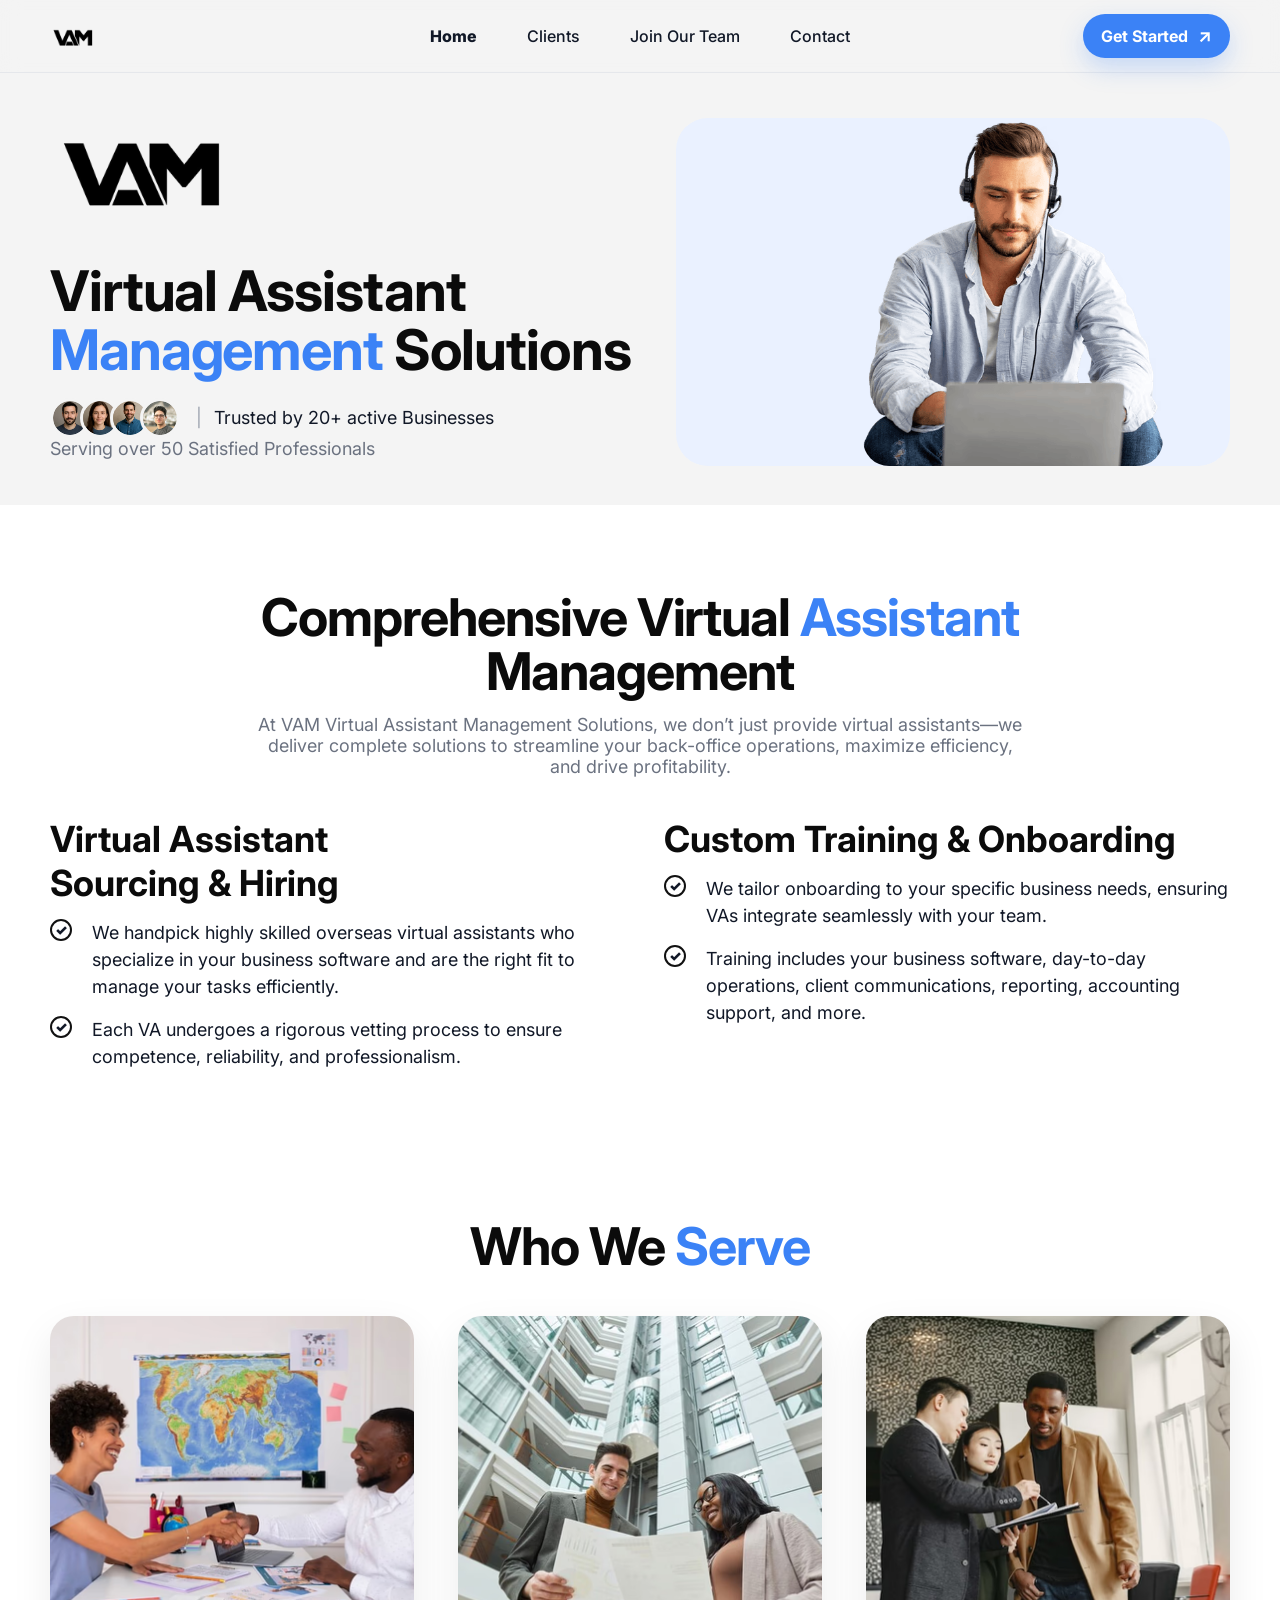
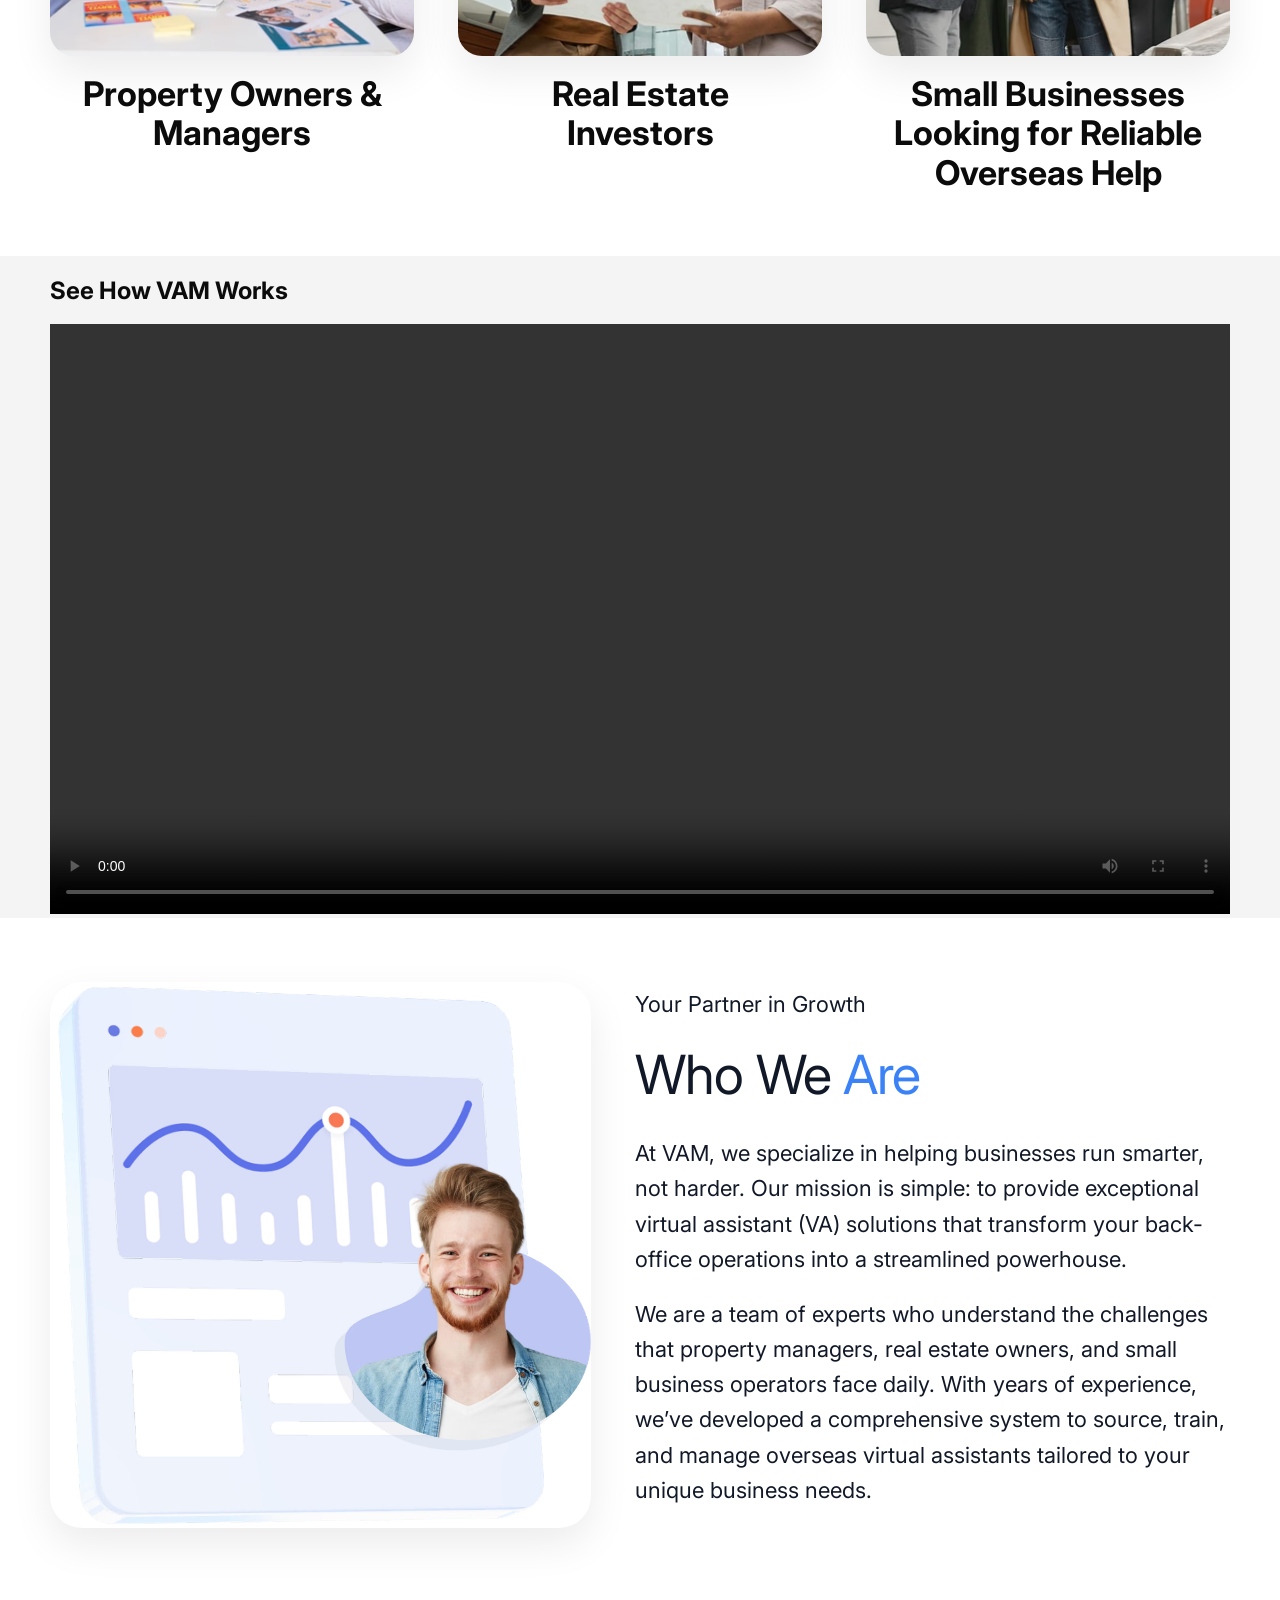
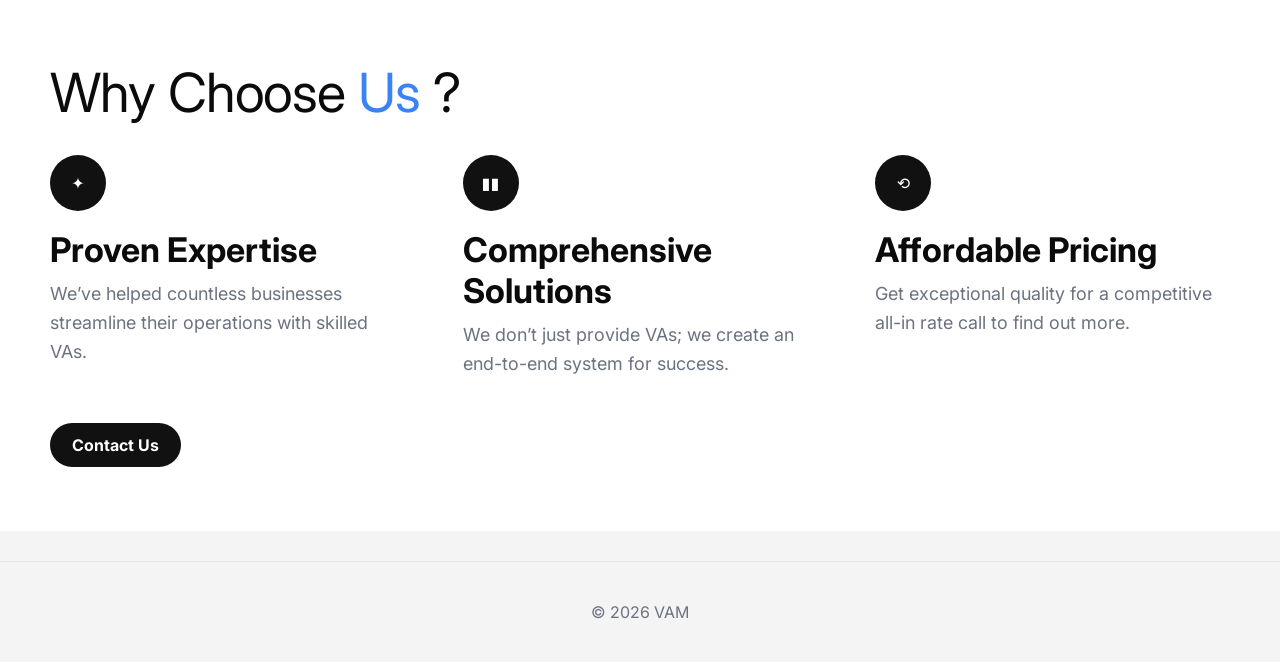
<file: index.html>
<!doctype html>
<html lang="en">
<head>
  <meta charset="UTF-8" />
  <meta name="viewport" content="width=device-width, initial-scale=1.0" />
  <title>VAM — Home</title>
  <link rel="preconnect" href="https://fonts.googleapis.com" />
  <link rel="preconnect" href="https://fonts.gstatic.com" crossorigin />
  <link href="https://fonts.googleapis.com/css2?family=Inter:wght@400;500;600;700;800&display=swap" rel="stylesheet" />
  <link rel="stylesheet" href="./style.css" />
</head>
<body>

<header class="header">
  <div class="container header-inner">
    <a class="brand" href="index.html" aria-label="VAM Home">
      
      <span style="font-size:28px;font-weight:900;"> <img src="./assets/VAM logo.png" alt="VAM Logo"/></span>
    </a>

    <button class="nav-toggle" type="button" aria-label="Toggle Menu">
      <span class="hamburger" aria-hidden="true"></span>
    </button>

    <nav class="nav" aria-label="Primary">
      <a href="index.html">Home</a>
      <a href="clients.html">Clients</a>
      <a href="join.html">Join Our Team</a>
      <a href="contact.html">Contact</a>
    </nav>

    <div class="header-cta">
      <a class="btn btn-primary" href="contact.html">
        Get Started <span class="arrow">↗</span>
      </a>
    </div>
  </div>
</header>

<main>
  <!-- HERO -->
  <section class="hero">
    <div class="container hero-grid">
      <div>
       <div class="logo-container"><span style="font-size:120px;font-weight:200;"><img src="./assets/VAM logo.png" style="width: 200px; height: auto;" alt="VAM Logo"></span></div>

        <h1 class="hero-title">
          Virtual Assistant<br/>
          <span class="blue">Management</span> Solutions
        </h1>

        <div class="trust-row">
          <div class="avatars" aria-label="Trusted avatars">
            <img src="assets/hero1.avif" alt="" />
            <img src="assets/hero2.avif" alt="" />
            <img src="assets/hero3.avif" alt="" />
            <img src="assets/hero4.avif" alt="" />
          </div>

          <div class="trust-text">
            <span class="pipe">|</span>
            <span>Trusted by 20+ active Businesses</span>
          </div>
        </div>

        <p class="hero-sub">Serving over 50 Satisfied Professionals</p>
      </div>

      <div class="hero-right">
        <img 
  src="./assets/home image1.png"
  style="width:300px; height:auto; margin-left: 120px;"
  alt="Virtual assistant working"
/>

      </div>
    </div>



  </section>

  <!-- Comprehensive Virtual Assistant Management -->
  <section class="section" style="background:#fff;">
    <div class="container">
      <div class="center-head">
        <h2 class="h2">
          Comprehensive Virtual <span class="blue">Assistant</span><br/>
          Management
        </h2>
        <p>
          At VAM Virtual Assistant Management Solutions, we don’t just provide virtual assistants—we
          deliver complete solutions to streamline your back-office operations, maximize efficiency,
          and drive profitability.
        </p>
      </div>

      <div class="features-2">
        <div class="feature">
          <h3>Virtual Assistant<br/>Sourcing &amp; Hiring</h3>
          <ul class="checklist">
            <li><span class="check">✓</span><span>We handpick highly skilled overseas virtual assistants who specialize in your business software and are the right fit to manage your tasks efficiently.</span></li>
            <li><span class="check">✓</span><span>Each VA undergoes a rigorous vetting process to ensure competence, reliability, and professionalism.</span></li>
          </ul>
        </div>

        <div class="feature">
          <h3>Custom Training &amp; Onboarding</h3>
          <ul class="checklist">
            <li><span class="check">✓</span><span>We tailor onboarding to your specific business needs, ensuring VAs integrate seamlessly with your team.</span></li>
            <li><span class="check">✓</span><span>Training includes your business software, day-to-day operations, client communications, reporting, accounting support, and more.</span></li>
          </ul>
        </div>
      </div>
    </div>
  </section>

  <!-- Who We Serve -->
  <section class="section" style="background:#fff;">
    <div class="container">
      <div class="center-head" style="padding-bottom:18px;">
        <h2 class="h2">Who We <span class="blue">Serve</span></h2>
      </div>

      <div class="serve-grid">
        <div class="serve-card">
          <img src="assets/who1.avif" alt="Property Owners & Managers" />
          <h3>Property Owners &amp;<br/>Managers</h3>
        </div>
        <div class="serve-card">
          <img src="assets/who2.avif" alt="Real Estate Investors" />
          <h3>Real Estate<br/>Investors</h3>
        </div>
        <div class="serve-card">
          <img src="assets/who3.avif" alt="Small businesses" />
          <h3>Small Businesses<br/>Looking for Reliable<br/>Overseas Help</h3>
        </div>
      </div>
    </div>
  </section>

  <section class="home-video-section">
  <div class="container">
    <h2 class="video-title">See How VAM Works</h2>

    <div class="video-wrapper">
      <video controls loop>
        <source src="./assets/vam11.mp4" type="video/mp4">
        Your browser does not support the video tag.
      </video>
    </div>
  </div>
</section>


  <!-- Who We Are -->
  <section class="section" style="background:#fff;">
    <div class="container split">
      <div>
        <img class="card" style="width:100%;border-radius:32px;" src="assets/who4.avif" alt="Who we are illustration (replace image)" onerror="this.style.display='none'"/>
        <!-- If you don't have this image yet, the above will hide automatically -->
      </div>

      <div class="who-text">
        <div class="kicker">Your Partner in Growth</div>
        <div class="who-title">Who We <span class="blue">Are</span></div>

        <p>
          At VAM, we specialize in helping businesses run smarter, not harder. Our mission is simple:
          to provide exceptional virtual assistant (VA) solutions that transform your back-office
          operations into a streamlined powerhouse.
        </p>
        <p>
          We are a team of experts who understand the challenges that property managers, real estate owners,
          and small business operators face daily. With years of experience, we’ve developed a comprehensive
          system to source, train, and manage overseas virtual assistants tailored to your unique business needs.
        </p>
      </div>
    </div>
  </section>

  <!-- Why Choose Us -->
  <section class="section" style="background:#fff;">
    <div class="container">
      <div class="why-title">Why Choose <span class="blue">Us</span> ?</div>

      <div class="why-grid">
        <div class="why-item">
          <div class="icon">✦</div>
          <h3>Proven Expertise</h3>
          <p>We’ve helped countless businesses streamline their operations with skilled VAs.</p>
        </div>

        <div class="why-item">
          <div class="icon">▮▮</div>
          <h3>Comprehensive Solutions</h3>
          <p>We don’t just provide VAs; we create an end-to-end system for success.</p>
        </div>

        <div class="why-item">
          <div class="icon">⟲</div>
          <h3>Affordable Pricing</h3>
          <p>Get exceptional quality for a competitive all-in rate call to find out more.</p>
        </div>
      </div>

      <div style="margin-top:44px;">
        <a class="btn btn-dark" href="https://docs.google.com/forms/d/e/1FAIpQLSf8wZ4dtE7FgxOc7xAE5ugthh8ca2ZTXT9Mv5LtPKgujp2-Bg/viewform?usp=sharing&ouid=101656420646134217512">Contact Us</a>
      </div>
    </div>
  </section>

</main>

<footer class="footer">
  <div class="container">© <span id="y"></span> VAM</div>
</footer>

<script src="script.js"></script>
<script>document.getElementById("y").textContent = new Date().getFullYear();</script>
<script src="./script.js"></script>
</body>
</html>
</file>
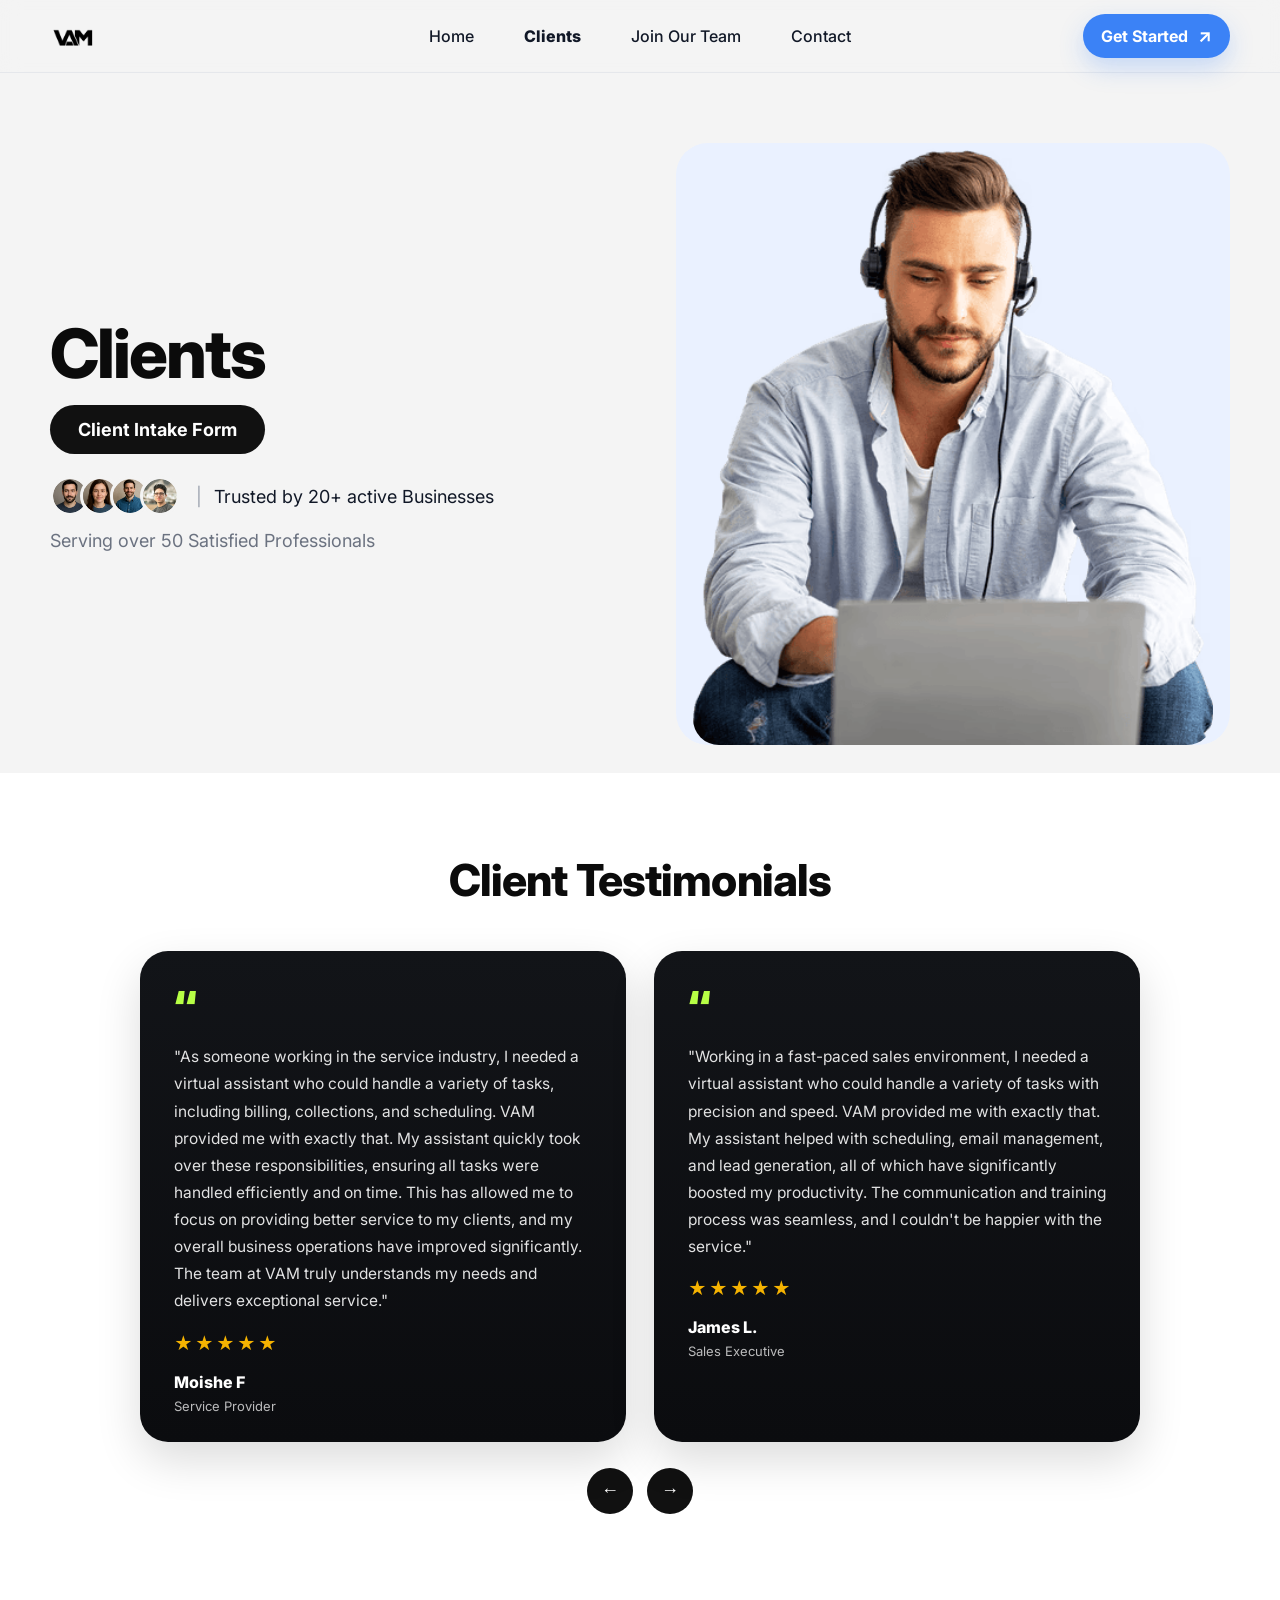
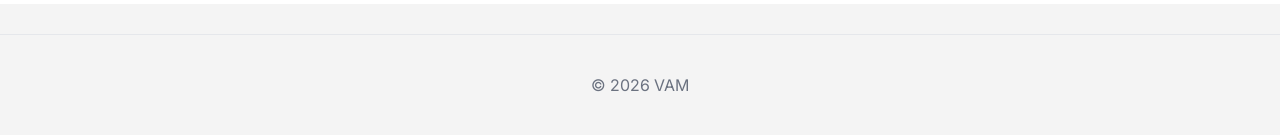
<file: clients.html>
<!doctype html>
<html lang="en">
<head>
  <meta charset="UTF-8" />
  <meta name="viewport" content="width=device-width, initial-scale=1.0" />
  <title>VAM — Clients</title>

  <link rel="preconnect" href="https://fonts.googleapis.com" />
  <link rel="preconnect" href="https://fonts.gstatic.com" crossorigin />
  <link href="https://fonts.googleapis.com/css2?family=Inter:wght@400;500;600;700;800&display=swap" rel="stylesheet" />

 <link rel="stylesheet" href="./style.css" />
</head>

<body>
  <!-- Header -->
  <header class="header">
    <div class="container header-inner">
       <a class="brand" href="index.html" aria-label="VAM Home">
      
      <span style="font-size:28px;font-weight:900;"> <img src="./assets/VAM logo.png" alt="VAM Logo"/></span>
    </a>

      <button class="nav-toggle" type="button" aria-label="Toggle Menu">
        <span class="hamburger" aria-hidden="true"></span>
      </button>

      <nav class="nav" aria-label="Primary">
        <a href="index.html">Home</a>
        <a href="clients.html">Clients</a>
        <a href="join.html">Join Our Team</a>
        <a href="contact.html">Contact</a>
      </nav>

      <div class="header-cta">
        <a class="btn btn-primary" href="contact.html">
          Get Started <span class="arrow">↗</span>
        </a>
      </div>
    </div>
  </header>

  <main>
    <!-- Clients Hero -->
    <section class="hero hero--clients">
      <div class="container hero-grid">

        <!-- Left -->
        <div>
          <h1 class="clients-title">Clients</h1>

          <a class="btn btn-dark clients-pill" href="https://forms.gle/WcGYNLdYf7W1q3pb9">
            Client Intake Form
          </a>

          <div class="trust-row" style="margin-top:22px;">
            <div class="avatars" aria-label="Trusted avatars">
              <img src="./assets/hero1.avif" alt="" />
              <img src="./assets/hero2.avif" alt="" />
              <img src="./assets/hero3.avif" alt="" />
              <img src="./assets/hero4.avif" alt="" />
            </div>

            <div class="trust-text">
              <span class="pipe">|</span>
              <span>Trusted by 20+ active Businesses</span>
            </div>
          </div>

          <p class="hero-sub" style="margin-top:14px;">
            Serving over 50 Satisfied Professionals
          </p>
        </div>

        <!-- Right -->
        <div class="hero-right">
          <img
            src="./assets/home image1.png"
            alt="Virtual assistant working"
            style="width: 520px; height:auto;"
          />
        </div>

      </div>
   

  </main>

  <section class="testimonials-section" id="testimonials">
  <div class="container">
    <h2 class="testimonials-title">Client Testimonials</h2>

    <div class="testimonial-stage">
      <div class="testimonial-grid" id="testimonialGrid">
        <!-- Cards will be injected by JS -->
      </div>
    </div>

    <div class="testimonial-controls">
      <button class="circle-btn" id="prevTest" aria-label="Previous testimonials">←</button>
      <button class="circle-btn" id="nextTest" aria-label="Next testimonials">→</button>
    </div>
  </div>
</section>


  <footer class="footer">
    <div class="container">© <span id="y"></span> VAM</div>
  </footer>

  <script src="./script.js"></script>
  <script>document.getElementById("y").textContent = new Date().getFullYear();</script>
  <script src="./script.js"></script>

  <!-- Small page-specific style tweaks -->
  <style>
    
  </style>
</body>
</html>
</file>
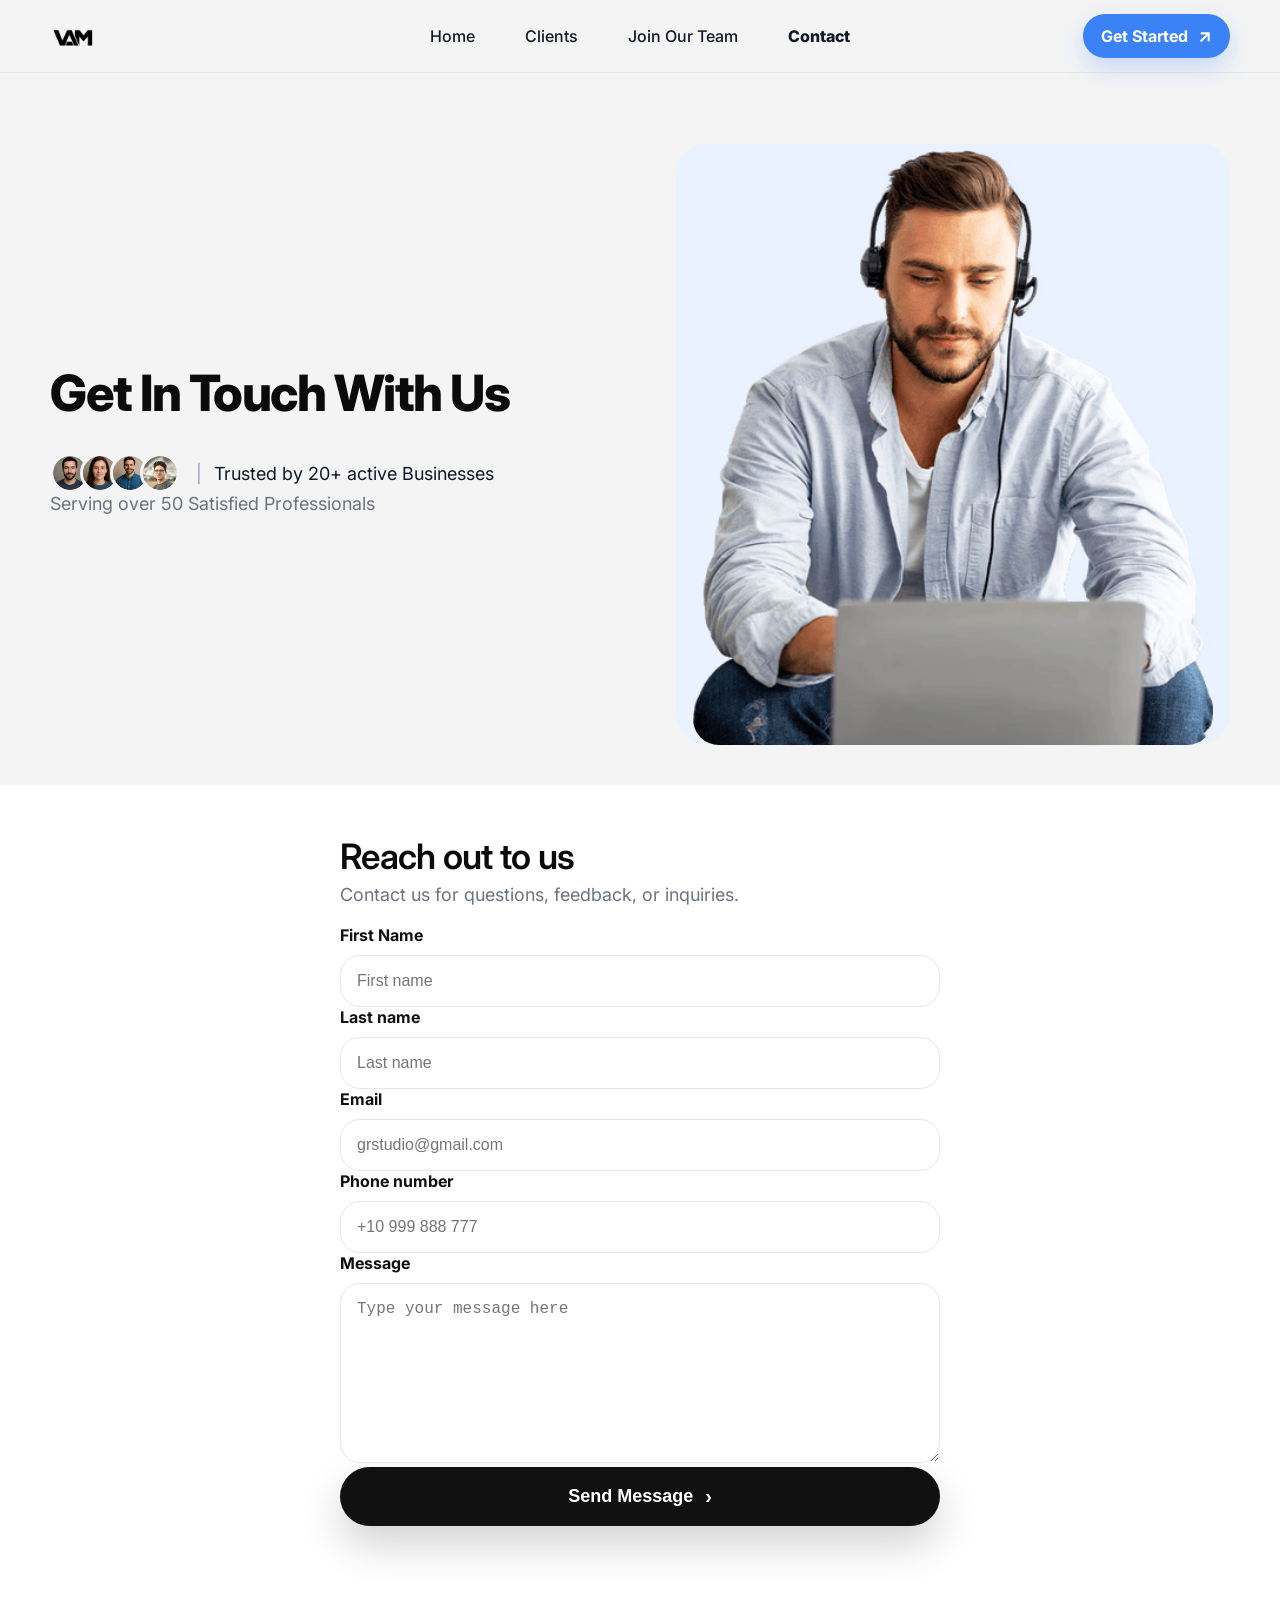
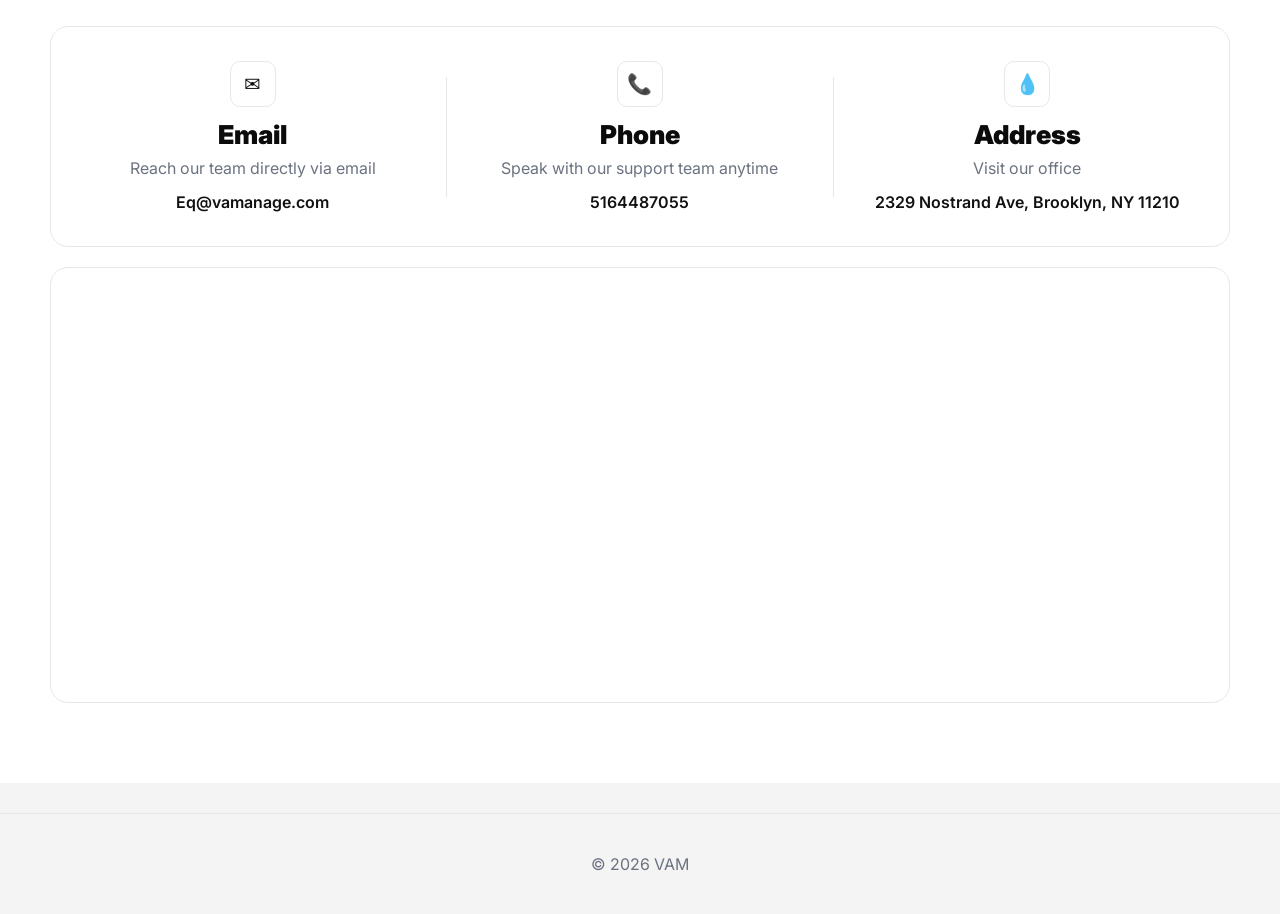
<file: contact.html>
<!doctype html>
<html lang="en">
<head>
  <meta charset="UTF-8" />
  <meta name="viewport" content="width=device-width, initial-scale=1.0" />
  <title>VAM — Contact</title>

  <link rel="preconnect" href="https://fonts.googleapis.com" />
  <link rel="preconnect" href="https://fonts.gstatic.com" crossorigin />
  <link href="https://fonts.googleapis.com/css2?family=Inter:wght@400;500;600;700;800&display=swap" rel="stylesheet" />

  <link rel="stylesheet" href="./style.css" />
</head>

<body>
  <!-- Header -->
  <header class="header">
    <div class="container header-inner">
      <a class="brand" href="index.html" aria-label="VAM Home">
      
      <span style="font-size:28px;font-weight:900;"> <img src="./assets/VAM logo.png" alt="VAM Logo"/></span>
    </a>

      <nav class="nav" aria-label="Primary">
        <a href="index.html">Home</a>
        <a href="clients.html">Clients</a>
        <a href="join.html">Join Our Team</a>
        <a href="contact.html" class="active">Contact</a>
      </nav>

      <div class="header-cta">
        <a class="btn btn-primary" href="#reach">
          Get Started <span class="arrow">↗</span>
        </a>
      </div>
    </div>
  </header>

  <main>
    <!-- Contact Hero -->
    <section class="hero hero--contact">
      <div class="container hero-grid">

        <!-- Left -->
        <div>
          <h1 class="page-title">Get In Touch With Us</h1>

         <div class="trust-row" style="margin-top:22px;">
            <div class="avatars" aria-label="Trusted avatars">
              <img src="./assets/hero1.avif" alt="" />
              <img src="./assets/hero2.avif" alt="" />
              <img src="./assets/hero3.avif" alt="" />
              <img src="./assets/hero4.avif" alt="" />
            </div>

            <div class="trust-text">
              <span class="pipe">|</span>
              <span>Trusted by 20+ active Businesses</span>
            </div>
          </div>

          <p class="hero-sub">Serving over 50 Satisfied Professionals</p>
        </div>

        <!-- Right -->
        <div class="hero-right">
          <img
            src="./assets/home image1.png"
            alt="Virtual assistant working"
            style="width:520px;height:auto;"
          />
        </div>

      </div>
    </section>

    <!-- Reach out form -->
    <section class="reach" id="reach">
      <div class="container">
        <div class="reach-card">
          <h2 class="reach-title">Reach out to us</h2>
          <p class="reach-sub">Contact us for questions, feedback, or inquiries.</p>

          <form action="https://formspree.io/f/xreekgnv" method="POST">

  <div class="field">
    <label for="fname">First Name</label>
    <input id="fname" name="fname" type="text" placeholder="First name" required />
  </div>

  <div class="field">
    <label for="lname">Last name</label>
    <input id="lname" name="lname" type="text" placeholder="Last name" />
  </div>

  <div class="field">
    <label for="email">Email</label>
    <input id="email" name="email" type="email" placeholder="grstudio@gmail.com" required />
  </div>

  <div class="field">
    <label for="phone">Phone number</label>
    <input id="phone" name="phone" type="tel" placeholder="+10 999 888 777" />
  </div>

  <div class="field field-full">
    <label for="msg">Message</label>
    <textarea id="msg" name="msg" rows="7" placeholder="Type your message here" required></textarea>
  </div>

  <button class="send-btn" type="submit">
    Send Message <span class="send-arrow">›</span>
  </button>

</form>

        </div>
      </div>
    </section>

    <!-- Contact info strip -->
    <section class="contact-strip">
      <div class="container">
        <div class="strip-card">
          <div class="strip-item">
            <div class="icon-box" aria-hidden="true">✉</div>
            <h3>Email</h3>
            <p class="muted">Reach our team directly via email</p>
            <p class="strip-value">Eq@vamanage.com</p>
          </div>

          <div class="strip-divider"></div>

          <div class="strip-item">
            <div class="icon-box" aria-hidden="true">📞</div>
            <h3>Phone</h3>
            <p class="muted">Speak with our support team anytime</p>
            <p class="strip-value">5164487055</p>
          </div>

          <div class="strip-divider"></div>

          <div class="strip-item">
            <div class="icon-box" aria-hidden="true">💧</div>
            <h3>Address</h3>
            <p class="muted">Visit our office</p>
            <p class="strip-value">2329 Nostrand Ave, Brooklyn, NY 11210</p>
          </div>
        </div>
      </div>
    </section>

    <!-- Map -->
    <section class="map-wrap">
      <div class="container">
        <div class="map-card">
          <iframe
            title="2329 Nostrand Ave Map"
            src="https://www.google.com/maps?q=2329%20Nostrand%20Ave,%20Brooklyn,%20NY%2011210&output=embed"
            loading="lazy"
            referrerpolicy="no-referrer-when-downgrade"
          ></iframe>
        </div>
      </div>
    </section>
  </main>

  <footer class="footer">
    <div class="container">© <span id="y"></span> VAM</div>
  </footer>

  <script>
    document.getElementById("y").textContent = new Date().getFullYear();
  </script>
   <script src="./script.js"></script>
</body>
</html>
</file>
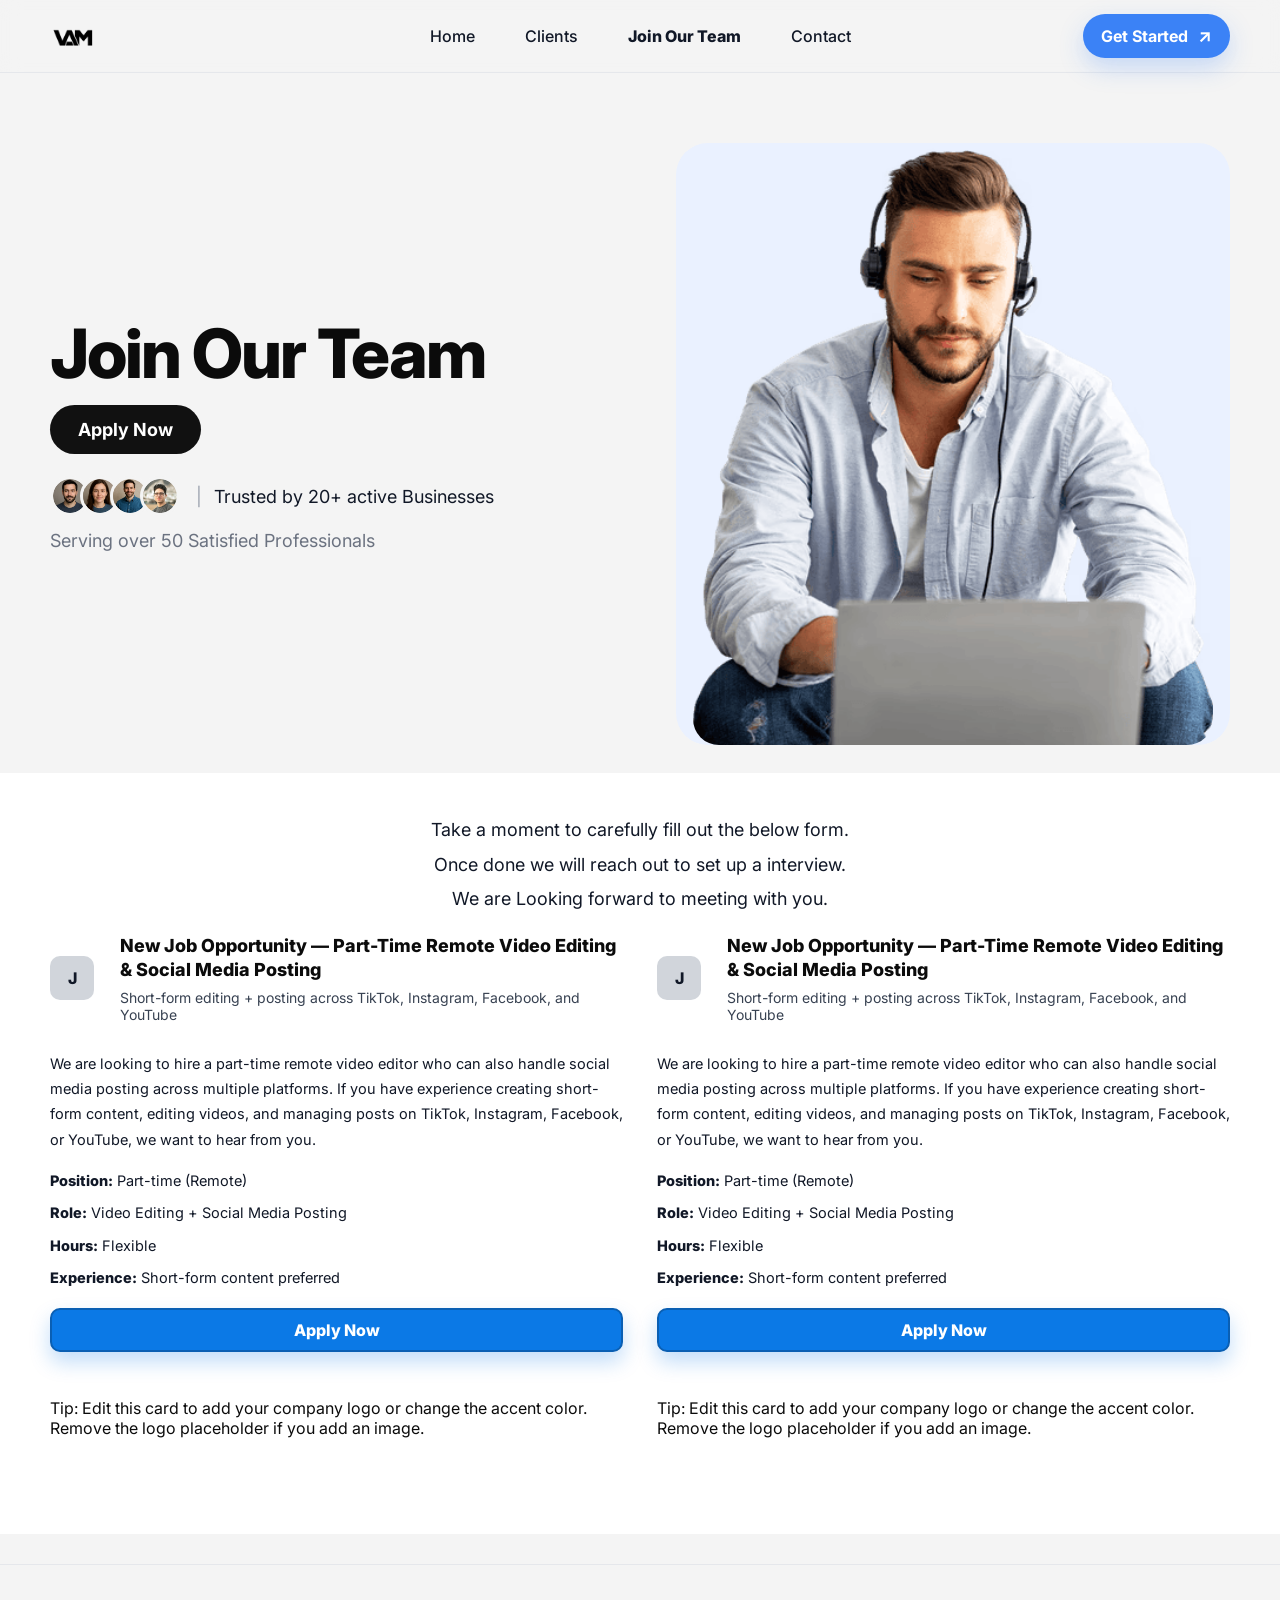
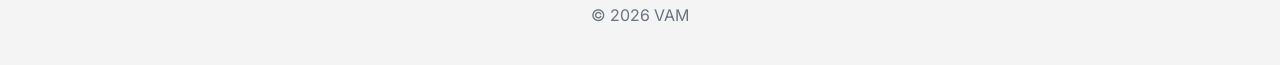
<file: join.html>
<!doctype html>
<html lang="en">
<head>
  <meta charset="UTF-8" />
  <meta name="viewport" content="width=device-width, initial-scale=1.0" />
  <title>VAM — Clients</title>

  <link rel="preconnect" href="https://fonts.googleapis.com" />
  <link rel="preconnect" href="https://fonts.gstatic.com" crossorigin />
  <link href="https://fonts.googleapis.com/css2?family=Inter:wght@400;500;600;700;800&display=swap" rel="stylesheet" />

 <link rel="stylesheet" href="./style.css" />
</head>

<body>
  <!-- Header -->
  <header class="header">
    <div class="container header-inner">
       <a class="brand" href="index.html" aria-label="VAM Home">
      
      <span style="font-size:28px;font-weight:900;"> <img src="./assets/VAM logo.png" alt="VAM Logo"/></span>
    </a>

      <button class="nav-toggle" type="button" aria-label="Toggle Menu">
        <span class="hamburger" aria-hidden="true"></span>
      </button>

      <nav class="nav" aria-label="Primary">
        <a href="index.html">Home</a>
        <a href="clients.html">Clients</a>
        <a href="join.html">Join Our Team</a>
        <a href="contact.html">Contact</a>
      </nav>

      <div class="header-cta">
        <a class="btn btn-primary" href="contact.html">
          Get Started <span class="arrow">↗</span>
        </a>
      </div>
    </div>
  </header>

  <main>
    <!-- Clients Hero -->
    <section class="hero hero--clients">
      <div class="container hero-grid">

        <!-- Left -->
        <div>
          <h1 class="clients-title">Join Our Team</h1>

          <a class="btn btn-dark clients-pill" href="https://forms.gle/WcGYNLdYf7W1q3pb9">
            Apply Now
          </a>

          <div class="trust-row" style="margin-top:22px;">
            <div class="avatars" aria-label="Trusted avatars">
              <img src="./assets/hero1.avif" alt="" />
              <img src="./assets/hero2.avif" alt="" />
              <img src="./assets/hero3.avif" alt="" />
              <img src="./assets/hero4.avif" alt="" />
            </div>

            <div class="trust-text">
              <span class="pipe">|</span>
              <span>Trusted by 20+ active Businesses</span>
            </div>
          </div>

          <p class="hero-sub" style="margin-top:14px;">
            Serving over 50 Satisfied Professionals
          </p>
        </div>

        <!-- Right -->
        <div class="hero-right">
          <img
            src="./assets/home image1.png"
            alt="Virtual assistant working"
            style="width: 520px; height:auto;"
          />
        </div>

      </div>
  </main>

  <section class="join-section" id="apply">
  <div class="container">

    <div class="join-intro">
      <p>Take a moment to carefully fill out the below form.</p>
      <p>Once done we will reach out to set up a interview.</p>
      <p>We are Looking forward to meeting with you.</p>
    </div>

    <div class="jobs-grid" id="jobs">
      <!-- Job Card 1 -->
      <article class="job-card">
        <div class="job-head">
          <div class="job-logo">J</div>
          <div>
            <h3 class="job-title">New Job Opportunity — Part-Time Remote Video Editing &amp; Social Media Posting</h3>
            <p class="job-subtitle">Short-form editing + posting across TikTok, Instagram, Facebook, and YouTube</p>
          </div>
        </div>

        <p class="job-desc">
          We are looking to hire a part-time remote video editor who can also handle social media posting across multiple platforms.
          If you have experience creating short-form content, editing videos, and managing posts on TikTok, Instagram, Facebook, or YouTube,
          we want to hear from you.
        </p>

        <div class="job-meta">
          <p><strong>Position:</strong> Part-time (Remote)</p>
          <p><strong>Role:</strong> Video Editing + Social Media Posting</p>
          <p><strong>Hours:</strong> Flexible</p>
          <p><strong>Experience:</strong> Short-form content preferred</p>
        </div>

        <a class="job-apply" href="https://forms.gle/WcGYNLdYf7W1q3pb9">Apply Now</a>

        <p class="job-tip">
          Tip: Edit this card to add your company logo or change the accent color. Remove the logo placeholder if you add an image.
        </p>
      </article>

      <!-- Job Card 2 -->
      <article class="job-card">
        <div class="job-head">
          <div class="job-logo">J</div>
          <div>
            <h3 class="job-title">New Job Opportunity — Part-Time Remote Video Editing &amp; Social Media Posting</h3>
            <p class="job-subtitle">Short-form editing + posting across TikTok, Instagram, Facebook, and YouTube</p>
          </div>
        </div>

        <p class="job-desc">
          We are looking to hire a part-time remote video editor who can also handle social media posting across multiple platforms.
          If you have experience creating short-form content, editing videos, and managing posts on TikTok, Instagram, Facebook, or YouTube,
          we want to hear from you.
        </p>

        <div class="job-meta">
          <p><strong>Position:</strong> Part-time (Remote)</p>
          <p><strong>Role:</strong> Video Editing + Social Media Posting</p>
          <p><strong>Hours:</strong> Flexible</p>
          <p><strong>Experience:</strong> Short-form content preferred</p>
        </div>

        <a class="job-apply" href="https://forms.gle/WcGYNLdYf7W1q3pb9">Apply Now</a>

        <p class="job-tip">
          Tip: Edit this card to add your company logo or change the accent color. Remove the logo placeholder if you add an image.
        </p>
      </article>
    </div>

  </div>
</section>




  <footer class="footer">
    <div class="container">© <span id="y"></span> VAM</div>
  </footer>

  <script src="./script.js"></script>
  <script>document.getElementById("y").textContent = new Date().getFullYear();</script>
 

  <!-- Small page-specific style tweaks -->
  <style>
    
  </style>
</body>
</html>
</file>
<file: style.css>
:root{
  --bg:#f4f4f4;
  --white:#ffffff;
  --text:#0b0b0b;
  --muted:#6b7280;
  --muted2:#9ca3af;
  --line:#e5e7eb;
  --blue:#3B82F6; /* close to your Framer accent */
  --radius:22px;
  --radiusLg:32px;
  --shadow: 0 16px 40px rgba(0,0,0,.08);
}

*{ box-sizing:border-box; }
html,body{ height:100%; }
body{
  margin:0;
  font-family: Inter, system-ui, -apple-system, Segoe UI, Roboto, Arial, sans-serif;
  color:var(--text);
  background:var(--bg);
}

a{ color:inherit; text-decoration:none; }
a:hover{ text-decoration:underline; }

.container{
  width:min(1180px, calc(100% - 80px));
  margin:0 auto;
}

@media (max-width: 900px){
  .container{ width:min(1180px, calc(100% - 32px)); }
}

/* Header */
.header{
  background: rgba(244,244,244,.92);
  backdrop-filter: blur(10px);
  border-bottom: 1px solid var(--line);
  position: sticky;
  top:0;
  z-index:50;
}

.header-inner{
  height:72px;
  display:grid;
  grid-template-columns: 160px 1fr 160px;
  align-items:center;
  gap:12px;
}

.brand{
  display:flex;
  align-items:center;
  gap:10px;
  font-weight:800;
  letter-spacing:.02em;
}
.brand img{ height:28px; width:auto; display:block; }

.nav{
  display:flex;
  justify-content:center;
  gap:34px;
  font-weight:500;
  color:#111827;
}

.nav a{
  padding:10px 8px;
  border-radius:12px;
}

.header-cta{
  display:flex;
  justify-content:flex-end;
}

/* Buttons */
.btn{
  display:inline-flex;
  align-items:center;
  justify-content:center;
  gap:10px;
  border:none;
  cursor:pointer;
  font-weight:700;
  border-radius: 999px;
  padding: 12px 18px;
}

.btn-primary{
  background: var(--blue);
  color: #fff;
  box-shadow: 0 10px 25px rgba(59,130,246,.25);
}

.btn-primary:hover{ filter:brightness(1.03); text-decoration:none; }

.btn-dark{
  background:#111111;
  color:#fff;
  padding: 12px 22px;
}

.btn-dark:hover{ text-decoration:none; filter:brightness(1.05); }

.btn .arrow{
  font-size:18px;
  line-height: 1;
}

/* Mobile nav */
.nav-toggle{ display:none; }
@media (max-width: 900px){
  .header-inner{ grid-template-columns: 1fr auto; height:auto; padding:14px 0; }
  .header-cta{ display:none; }
  .nav-toggle{
    display:inline-flex;
    border:1px solid var(--line);
    background:#fff;
    border-radius: 14px;
    padding:10px 12px;
    cursor:pointer;
  }
  .hamburger{ width:22px; height:2px; background:#111; position:relative; display:block; }
  .hamburger::before,.hamburger::after{
    content:""; position:absolute; left:0; width:22px; height:2px; background:#111;
  }
  .hamburger::before{ top:-7px; }
  .hamburger::after{ top:7px; }
  .nav{
    display:none;
    flex-direction:column;
    gap:10px;
    padding:12px 0 18px;
  }
  .nav.open{ display:flex; }
  .nav a{ padding:10px 0; }
}

/* Page sections */
.section{
  padding: 64px 0;
}

.card{
  background: var(--white);
  border-radius: var(--radius);
  box-shadow: var(--shadow);
}

/* HERO (Home) */
.hero{
  padding: 34px 0 28px;
}

.hero-grid{
  display:grid;
  grid-template-columns: 1.05fr 1fr;
  gap: 44px;
  align-items:center;
}

@media (max-width: 1000px){
  .hero-grid{ grid-template-columns: 1fr; gap:22px; }
}

.hero-title{
  font-size: 56px;
  line-height: 1.05;
  margin: 10px 0 18px;
  letter-spacing: -.02em;
}

@media (max-width: 600px){
  .hero-title{ font-size: 40px; }
}

.hero-title .blue{ color: var(--blue); }

.hero-sub{
  color: var(--muted);
  font-size: 18px;
  margin: 0 0 18px;
  max-width: 54ch;
}

.trust-row{
  display:flex;
  align-items:center;
  gap:16px;
  margin-top: 10px;
}

.avatars{
  display:flex;
  align-items:center;
}
.avatars img{
  width:40px; height:40px;
  border-radius:999px;
  border:3px solid var(--bg);
  margin-left:-10px;
  object-fit:cover;
}
.avatars img:first-child{ margin-left:0; }

.trust-text{
  display:flex;
  align-items:center;
  gap:12px;
  color:#111827;
  font-size: 18px;
}
.trust-text .pipe{
  color: var(--muted2);
  font-weight:400;
}

.hero-right{
  background: #eaf1ff;
  border-radius: var(--radiusLg);
  padding: px;
}
.hero-right img{
  width:50%;
  height:auto;
  display:block;
  border-radius: 26px;
  object-fit: cover;
}

/* Big centered heading section */
.center-head{
  text-align:center;
  padding: 22px 0 40px;
}

.h2{
  font-size: 52px;
  line-height:1.05;
  margin:0 0 14px;
  letter-spacing: -.02em;
}
@media (max-width: 700px){
  .h2{ font-size: 38px; }
}

.h2 .blue{ color: var(--blue); }

.center-head p{
  margin:0 auto;
  color: var(--muted);
  max-width: 70ch;
  font-size: 18px;
}

/* Two-column feature blocks */
.features-2{
  display:grid;
  grid-template-columns: 1fr 1fr;
  gap: 48px;
  align-items:start;
}

@media (max-width: 900px){
  .features-2{ grid-template-columns: 1fr; gap:28px; }
}

.feature h3{
  font-size: 36px;
  margin: 0 0 14px;
}

.checklist{
  list-style:none;
  padding:0;
  margin: 0;
  display:grid;
  gap: 16px;
}

.checklist li{
  display:grid;
  grid-template-columns: 28px 1fr;
  gap: 14px;
  align-items:start;
  color: #111827;
  font-size: 18px;
  line-height:1.5;
}

.check{
  width:22px; height:22px;
  border-radius: 999px;
  border: 2px solid #111;
  display:inline-flex;
  align-items:center;
  justify-content:center;
  font-weight:900;
  font-size: 14px;
}

/* Who We Serve */
.serve-grid{
  display:grid;
  grid-template-columns: repeat(3, 1fr);
  gap: 44px;
  margin-top: 10px;
}

@media (max-width: 1000px){
  .serve-grid{ grid-template-columns: 1fr; gap:22px; }
}

.serve-card{
  text-align:center;
}
.serve-card img{
  width:100%;
  height: 340px;
  object-fit: cover;
  border-radius: 24px;
  box-shadow: var(--shadow);
  display:block;
  background:#eee;
}
.serve-card h3{
  font-size: 34px;
  margin: 18px 0 0;
  line-height:1.15;
}
.video-wrapper video{
  width: 100%;
  height: 100%;
  object-fit: cover;
}

/* Who we are split */
.split{
  display:grid;
  grid-template-columns: 1fr 1.1fr;
  gap: 44px;
  align-items:center;
}

@media (max-width: 1000px){
  .split{ grid-template-columns: 1fr; gap:22px; }
}

.kicker{
  font-size: 22px;
  color:#111827;
  margin-bottom: 10px;
}

.who-title{
  font-size: 54px;
  margin:0 0 18px;
  letter-spacing: -.02em;
}
.who-title .blue{ color: var(--blue); }

.who-text{
  color:#111827;
  font-size: 22px;
  line-height:1.6;
}
.who-text p{ margin: 0 0 20px; }

/* Why choose us */
.why-title{
  font-size: 54px;
  margin:0 0 10px;
  letter-spacing: -.02em;
}
.why-title .blue{ color: var(--blue); }

.why-grid{
  display:grid;
  grid-template-columns: repeat(3, 1fr);
  gap: 58px;
  margin-top: 30px;
}

@media (max-width: 1000px){
  .why-grid{ grid-template-columns: 1fr; gap:22px; }
}

.why-item .icon{
  width:56px; height:56px;
  border-radius: 999px;
  background:#111;
  display:flex;
  align-items:center;
  justify-content:center;
  color:#fff;
  margin-bottom: 18px;
}
.why-item h3{
  font-size: 34px;
  margin: 0 0 10px;
}
.why-item p{
  margin:0;
  color: var(--muted);
  font-size: 18px;
  line-height:1.6;
}

/* Simple page header for other pages */
.page-hero{
  padding: 46px 0 10px;
}
.page-hero h1{
  font-size: 54px;
  margin:0;
  letter-spacing:-.02em;
}
.page-hero p{
  margin: 12px 0 0;
  color: var(--muted);
  font-size: 18px;
  max-width: 70ch;
}

/* Footer */
.footer{
  padding: 40px 0;
  color: var(--muted);
  text-align:center;
  border-top: 1px solid var(--line);
  margin-top: 30px;
}
.hero--clients { padding-top: 70px; } /* gives same spacing as your screenshot */
    .clients-title{
      font-size: 68px;
      line-height: 1;
      margin: 0 0 18px;
      letter-spacing: -0.03em;
      font-weight: 800;
    }
    .clients-pill{
      padding: 14px 28px;
      border-radius: 999px;
      font-size: 18px;
    }
    .hero-right{
  display:flex;
  align-items:center;
  justify-content:center;
}
/* ===== Clients: Testimonials slider ===== */
.testimonials-section{
  background:#fff;
  padding: 80px 0 90px;
}

.testimonials-title{
  text-align:center;
  font-size: 44px;
  font-weight: 800;
  margin: 0 0 44px;
  letter-spacing: -0.02em;
}

.testimonial-stage{
  display:flex;
  justify-content:center;
}

.testimonial-grid{
  width: min(1000px, 100%);
  display:grid;
  grid-template-columns: 1fr 1fr;
  gap: 28px;
  align-items: stretch;
}

@media (max-width: 900px){
  .testimonial-grid{
    grid-template-columns: 1fr;
    width: min(560px, 100%);
  }
}

.test-card{
  background: linear-gradient(180deg, #121418, #0b0c0f);
  border-radius: 28px;
  padding: 34px 34px 28px;
  color: #fff;
  min-height: 360px;
  box-shadow: 0 18px 45px rgba(0,0,0,.14);
  position: relative;
}

.quote-mark{
  font-size: 44px;
  font-weight: 900;
  line-height: 1;
  color: #b7ff45; /* green quote */
  margin-bottom: 14px;
}

.test-text{
  color: rgba(255,255,255,.88);
  font-size: 15.5px;
  line-height: 1.75;
  margin: 0 0 18px;
}

.stars{
  color: #f5b301; /* gold stars */
  letter-spacing: 2px;
  font-size: 18px;
  margin: 10px 0 18px;
}

.test-footer{
  margin-top: auto;
}

.test-name{
  font-weight: 800;
  margin: 0 0 6px;
}

.test-role{
  margin: 0;
  color: rgba(255,255,255,.72);
  font-size: 13px;
}

.testimonial-controls{
  display:flex;
  justify-content:center;
  gap: 14px;
  margin-top: 26px;
}

.circle-btn{
  width: 46px;
  height: 46px;
  border-radius: 999px;
  border: none;
  background: #111;
  color: #fff;
  font-size: 18px;
  cursor: pointer;
}

.circle-btn:hover{
  filter: brightness(1.08);
}
/* ===== Join Our Team: section under hero ===== */
.join-section{
  background:#fff;
  padding: 40px 0 80px;
}

.join-intro{
  text-align:center;
  color:#111827;
  font-size: 18px;
  line-height: 1.9;
  margin: 0 auto 18px;
  max-width: 760px;
}

.join-intro p{
  margin: 0;
}

/* Full width blue button */
.join-wide-btn{
  display:flex;
  align-items:center;
  justify-content:center;
  width: 100%;
  background: #0b79e6;
  color:#fff;
  font-weight: 800;
  padding: 14px 18px;
  border-radius: 10px;
  border: 2px solid #0a5fb3;
  text-decoration:none;
  margin: 18px 0 50px;
}

.join-wide-btn:hover{
  filter: brightness(1.03);
  text-decoration:none;
}

/* Jobs grid */
.jobs-grid{
  display:grid;
  grid-template-columns: 1fr 1fr;
  gap: 34px;
}

@media (max-width: 980px){
  .jobs-grid{
    grid-template-columns: 1fr;
  }
}

.job-card{
  display:flex;
  flex-direction:column;
  min-height: 520px;
}

.job-head{
  display:grid;
  grid-template-columns: 56px 1fr;
  gap: 14px;
  align-items:center;
  margin-bottom: 14px;
}

.job-logo{
  width: 44px;
  height: 44px;
  border-radius: 10px;
  background: #d1d5db;
  display:flex;
  align-items:center;
  justify-content:center;
  font-weight: 800;
  color:#111827;
}

.job-title{
  margin: 0;
  font-size: 18px;
  line-height: 1.35;
  font-weight: 800;
}

.job-subtitle{
  margin: 6px 0 0;
  color:#374151;
  font-size: 14px;
}

.job-desc{
  margin: 14px 0 18px;
  color:#111827;
  font-size: 14.5px;
  line-height: 1.75;
}

.job-meta p{
  margin: 0 0 10px;
  color:#111827;
  font-size: 14.5px;
  line-height: 1.55;
}

.job-meta strong{
  font-weight: 800;
}

.job-apply{
  display:inline-flex;
  align-items:center;
  justify-content:center;
  background: #0b79e6;
  color:#fff;
  font-weight: 800;
  padding: 10px 22px;
  border-radius: 10px;
  text-decoration:none;
  border: 2px solid #0a5fb3;
  box-shadow: 0 10px 20px rgba(11,121,230,.25);
  margin-top: 8px;
}

.job-apply:hover{
  filter: brightness(1.03);
  text-decoration:none;
}

.job-tip{ margin-top: auto; }
/* ===== Contact Page ===== */
.hero--contact{ padding-top: 70px; padding-bottom: 40px; }

.page-title{
  font-size: 50px;
  line-height: 1.5;
  margin: 0 0 18px;
  letter-spacing: -0.03em;
  font-weight: 800;
}

.reach{ padding: 35px 0 45px; background: #fff; }
.reach-card{
  max-width: 600px;
  margin: 0 auto;
  padding: 15px 0;
}
.reach-title{
  font-size: 35px;
  margin: 0 0 7px;
  font-weight: 600;
  letter-spacing: -0.02em;
}
.reach-sub{
  margin: 0 0 20px;
  color: #6b7280;
  font-size: 18px;
}

.reach-form{
  display:grid;
  grid-template-columns: 1fr 1fr;
  gap: 18px 22px;
}

.field label{
  display:block;
  font-weight: 700;
  margin: 0 0 10px;
  color:#111;
}

.field input,
.field textarea{
  width:100%;
  border: 1px solid #e5e7eb;
  border-radius: 20px;
  padding: 16px 16px;
  font-size: 16px;
  outline: none;
  background:#fff;
}

.field textarea{
  resize: vertical;
  min-height: 180px;
}

.field input:focus,
.field textarea:focus{
  border-color: #c7d2fe;
  box-shadow: 0 0 0 8px rgba(99,102,241,.15);
}

.field-full{ grid-column: 1 / -1; }

.send-btn{
  grid-column: 1 / -1;
  width: 100%;
  padding: 18px 18px;
  border-radius: 999px;
  border: none;
  background: #111;
  color:#fff;
  font-weight: 900;
  font-size: 18px;
  cursor:pointer;
  display:flex;
  align-items:center;
  justify-content:center;
  gap: 12px;
  box-shadow: 0 18px 40px rgba(0,0,0,.18);
}

.send-btn:hover{ filter: brightness(1.05); }
.send-arrow{ font-size: 20px; }

/* Strip card */
.contact-strip{ padding: 40px 0 20px; background:#fff; }
.strip-card{
  background:#fff;
  border: 1px solid #e5e7eb;
  border-radius: 18px;
  padding: 28px 22px;
  display:grid;
  grid-template-columns: 1fr 28px 1fr 28px 1fr;
  gap: 0;
  align-items: center;
}

.strip-item{
  text-align:center;
  padding: 6px 14px;
}

.icon-box{
  width: 46px;
  height: 46px;
  border-radius: 10px;
  border: 1px solid #e5e7eb;
  display:flex;
  align-items:center;
  justify-content:center;
  margin: 0 auto 12px;
  color:#111;
  font-size: 20px;
  background:#fff;
}

.strip-item h3{
  margin: 0 0 8px;
  font-size: 26px;
  font-weight: 900;
}

.strip-item .muted{
  margin: 0 0 14px;
  color:#6b7280;
}

.strip-value{
  margin: 0;
  color:#111;
  font-weight: 600;
}

.strip-divider{
  height: 120px;
  width: 1px;
  background: #e5e7eb;
  justify-self:center;
}

.map-wrap{ padding: 0 0 80px; background:#fff; }
.map-card{
  border-radius: 18px;
  overflow:hidden;
  border: 1px solid #e5e7eb;
}

.map-card iframe{
  width:100%;
  height: 430px;
  border:0;
}

/* Responsive */
@media (max-width: 900px){
  .page-title{ font-size: 44px; }
  .reach-title{ font-size: 40px; }
  .reach-form{ grid-template-columns: 1fr; }
  .strip-card{ grid-template-columns: 1fr; gap: 18px; }
  .strip-divider{ display:none; }
}
</file>
